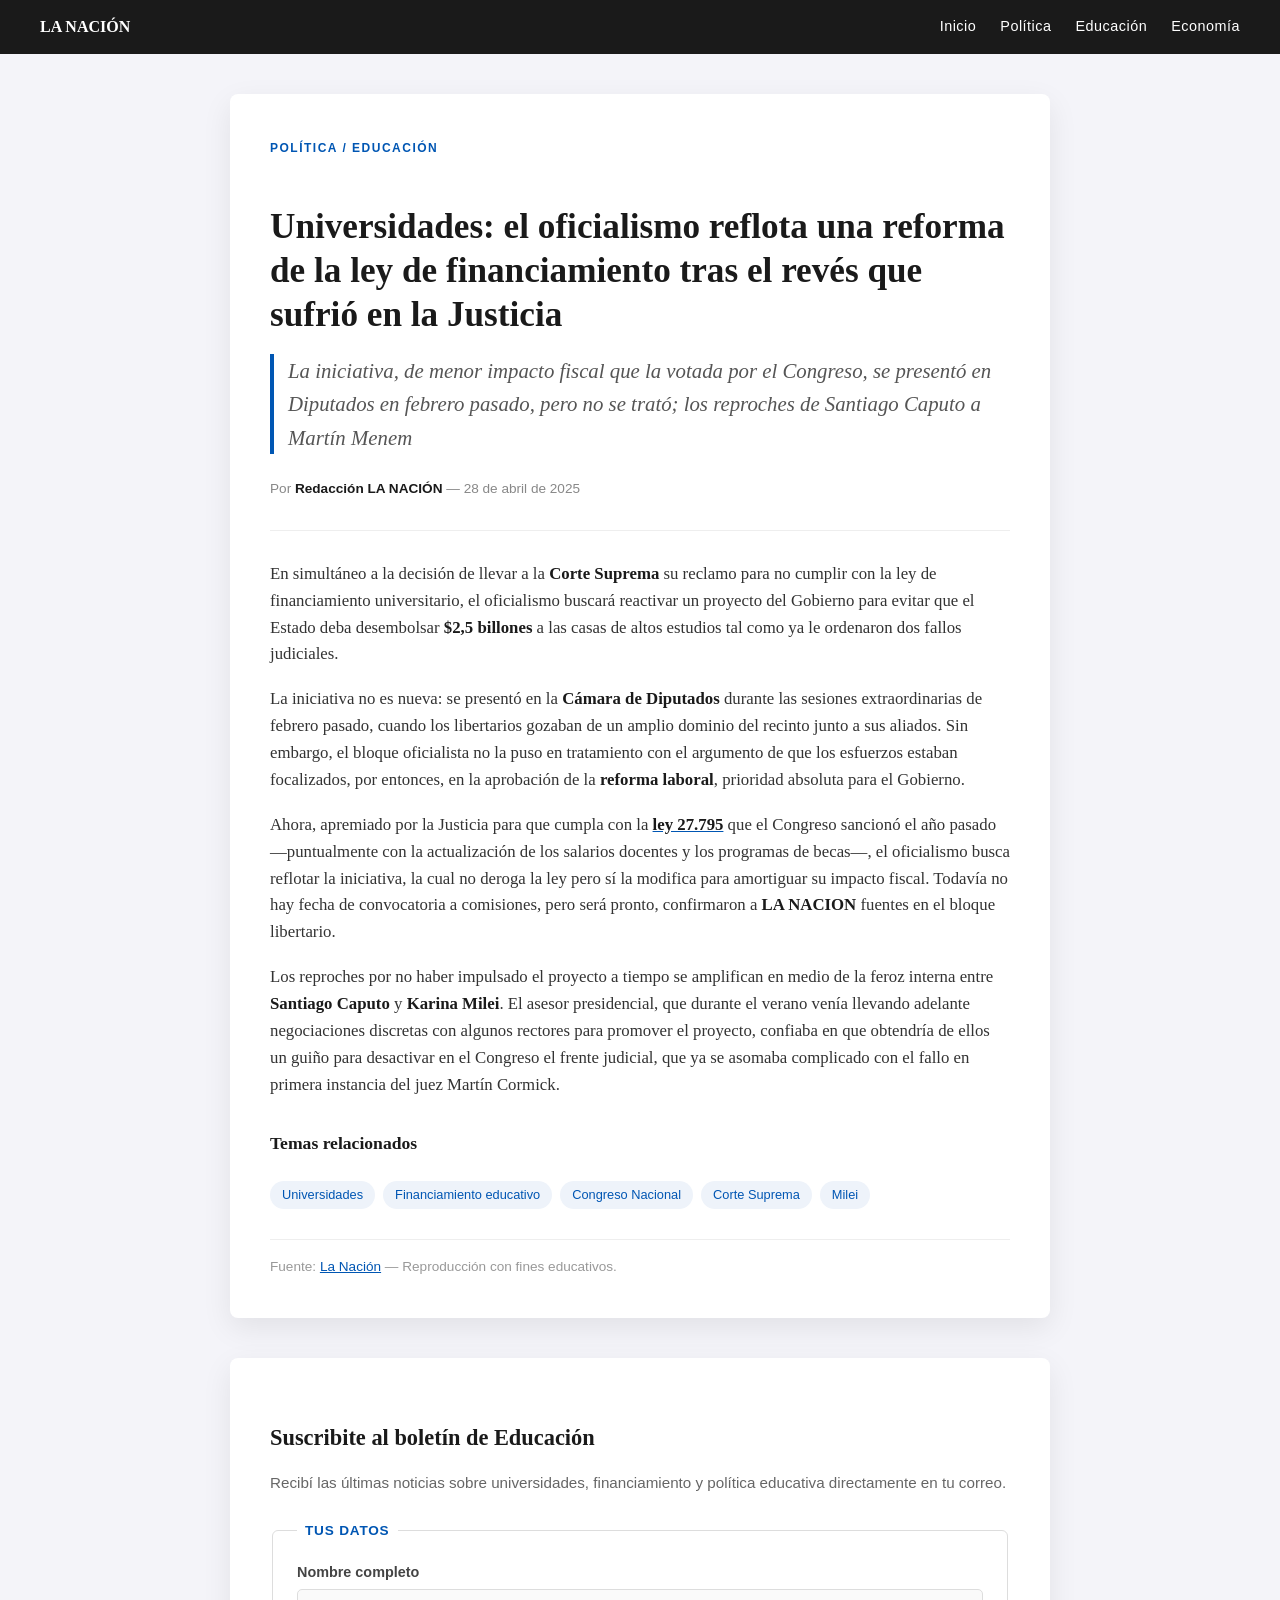
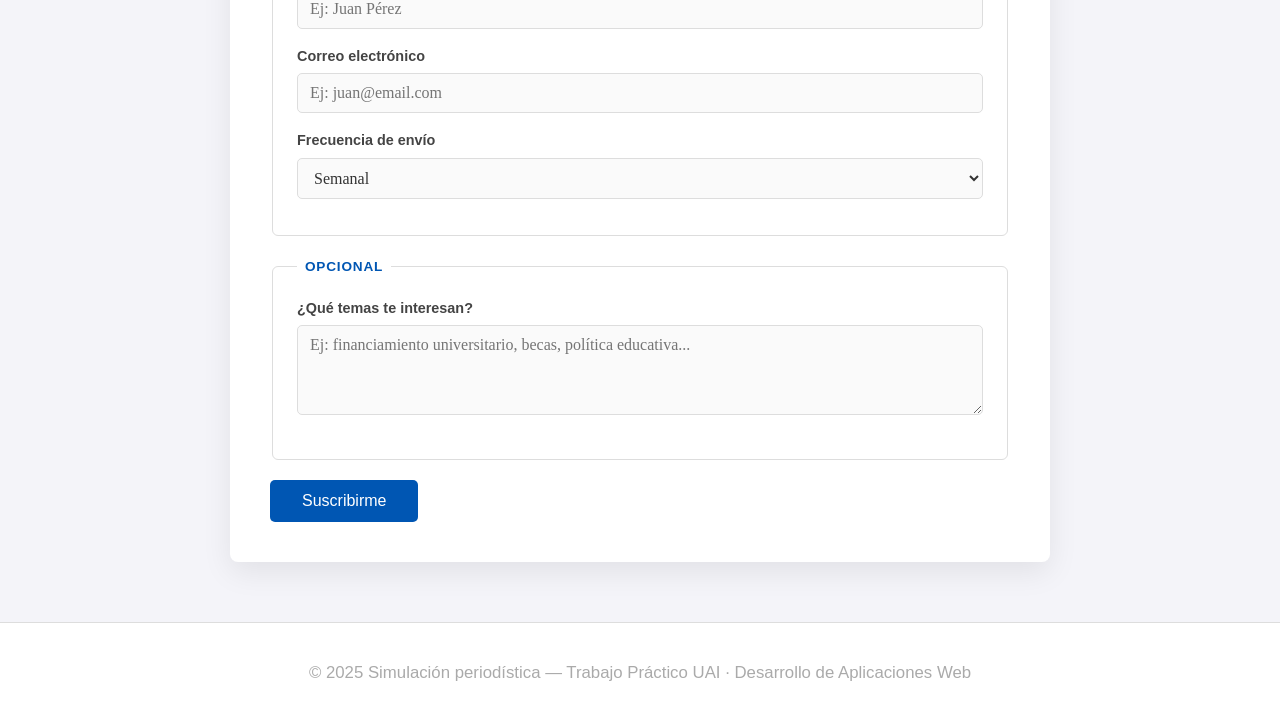
<file: index.html>
<!DOCTYPE html>
<html lang="es">
<head>
    <meta charset="UTF-8">
    <meta name="viewport" content="width=device-width, initial-scale=1.0">
    <title>Universidades y Financiamiento - Actividad 03</title>
    <style>
        :root {
            --primary-color: #1a1a1a;
            --accent-color: #0056b3;
            --text-color: #333;
            --bg-color: #f4f4f9;
            --border-color: #ddd;
        }

        body {
            font-family: 'Georgia', serif;
            line-height: 1.6;
            color: var(--text-color);
            background-color: var(--bg-color);
            margin: 0;
            padding: 0;
        }

        nav {
            background-color: var(--primary-color);
            padding: 14px 40px;
            display: flex;
            align-items: center;
            gap: 24px;
        }

        nav a {
            color: #fff;
            text-decoration: none;
            font-family: Arial, sans-serif;
            font-size: 0.9rem;
            letter-spacing: 0.5px;
        }

        nav a:hover {
            text-decoration: underline;
        }

        nav .nav-brand {
            font-weight: bold;
            font-size: 1rem;
            color: #fff;
            margin-right: auto;
        }

        main {
            max-width: 820px;
            margin: 40px auto;
            padding: 0 20px;
        }

        article {
            background: #fff;
            padding: 40px;
            box-shadow: 0 10px 30px rgba(0, 0, 0, 0.08);
            border-radius: 8px;
            margin-bottom: 40px;
        }

        article section {
            margin-bottom: 30px;
        }

        h1 {
            font-size: 2.2rem;
            color: var(--primary-color);
            margin-bottom: 16px;
            line-height: 1.25;
        }

        h2 {
            font-size: 1.3rem;
            color: #555;
            font-weight: 400;
            margin-bottom: 24px;
            border-left: 4px solid var(--accent-color);
            padding-left: 14px;
            font-style: italic;
        }

        h3 {
            font-size: 1.1rem;
            color: var(--primary-color);
            margin-bottom: 10px;
        }

        p {
            margin-bottom: 18px;
            font-size: 1.05rem;
        }

        .category {
            display: inline-block;          /* en línea con comportamiento de bloque */
            text-transform: uppercase;
            font-size: 0.75rem;
            font-weight: bold;
            color: var(--accent-color);
            letter-spacing: 1.5px;
            margin-bottom: 12px;
            font-family: Arial, sans-serif;
        }

        .author-meta {
            font-family: Arial, sans-serif;
            font-size: 0.85rem;
            color: #888;
            margin-bottom: 24px;
        }

        strong {
            color: var(--primary-color);
        }

        a {
            color: var(--accent-color);
        }

        hr {
            border: 0;
            height: 1px;
            background: #eee;
            margin: 30px 0;
        }

        .tags {
            margin-top: 24px;
            padding: 0;
            list-style: none;
            display: flex;
            flex-wrap: wrap;
            gap: 8px;
        }

        .tags li {
            background: #eef3fa;
            color: var(--accent-color);
            padding: 4px 12px;
            border-radius: 20px;
            font-family: Arial, sans-serif;
            font-size: 0.8rem;
        }

        article footer {
            font-family: Arial, sans-serif;
            font-size: 0.85rem;
            color: #999;
            border-top: 1px solid #eee;
            padding-top: 16px;
            margin-top: 10px;
        }

        section.subscription {
            background: #fff;
            padding: 40px;
            box-shadow: 0 10px 30px rgba(0, 0, 0, 0.08);
            border-radius: 8px;
            margin-bottom: 60px;
        }

        section.subscription h3 {
            font-size: 1.4rem;
            color: var(--primary-color);
            margin-bottom: 6px;
        }

        section.subscription p.intro {
            font-family: Arial, sans-serif;
            font-size: 0.95rem;
            color: #666;
            margin-bottom: 24px;
        }

        fieldset {
            border: 1px solid var(--border-color);
            border-radius: 6px;
            padding: 20px 24px;
            margin-bottom: 20px;
        }

        legend {
            font-family: Arial, sans-serif;
            font-size: 0.85rem;
            font-weight: bold;
            color: var(--accent-color);
            text-transform: uppercase;
            letter-spacing: 0.8px;
            padding: 0 8px;
        }

        .form-group {
            margin-bottom: 16px;
        }

        label {
            display: block;
            font-family: Arial, sans-serif;
            font-size: 0.9rem;
            font-weight: bold;
            color: #444;
            margin-bottom: 5px;
        }

        input[type="text"],
        input[type="email"],
        select,
        textarea {
            width: 100%;
            padding: 10px 12px;
            border: 1px solid var(--border-color);
            border-radius: 5px;
            font-family: 'Georgia', serif;
            font-size: 1rem;
            color: var(--text-color);
            background: #fafafa;
            box-sizing: border-box;
            transition: border-color 0.2s;
        }

        input:focus,
        select:focus,
        textarea:focus {
            outline: none;
            border-color: var(--accent-color);
            background: #fff;
        }

        textarea {
            resize: vertical;
            min-height: 90px;
        }

        button[type="submit"] {
            background-color: var(--accent-color);
            color: #fff;
            border: none;
            padding: 12px 32px;
            font-family: Arial, sans-serif;
            font-size: 1rem;
            border-radius: 5px;
            cursor: pointer;
            transition: background-color 0.2s;
        }

        button[type="submit"]:hover {
            background-color: #003d80;
        }

        body > footer {
            text-align: center;
            font-family: Arial, sans-serif;
            font-size: 0.8rem;
            color: #aaa;
            padding: 20px;
            border-top: 1px solid #ddd;
            background: #fff;
        }
    </style>
</head>
<body>

    <nav>
        <span class="nav-brand">LA NACIÓN</span>
        <a href="#">Inicio</a>
        <a href="#">Política</a>
        <a href="#">Educación</a>
        <a href="#">Economía</a>
    </nav>

    <main>

        <article>

            <section>
                <span class="category">Política / Educación</span>

                <h1>Universidades: el oficialismo reflota una reforma de la ley de financiamiento tras el revés que sufrió en la Justicia</h1>

                <h2>La iniciativa, de menor impacto fiscal que la votada por el Congreso, se presentó en Diputados en febrero pasado, pero no se trató; los reproches de Santiago Caputo a Martín Menem</h2>

                <p class="author-meta">
                    Por <strong>Redacción LA NACIÓN</strong> &mdash;
                    <span>28 de abril de 2025</span>
                </p>
            </section>

            <hr>

            <section>
                <p>
                    En simultáneo a la decisión de llevar a la <strong>Corte Suprema</strong> su reclamo para no cumplir con la ley de financiamiento universitario, el oficialismo buscará reactivar un proyecto del Gobierno para evitar que el Estado deba desembolsar <strong>$2,5 billones</strong> a las casas de altos estudios tal como ya le ordenaron dos fallos judiciales.
                </p>

                <p>
                    La iniciativa no es nueva: se presentó en la <strong>Cámara de Diputados</strong> durante las sesiones extraordinarias de febrero pasado, cuando los libertarios gozaban de un amplio dominio del recinto junto a sus aliados. Sin embargo, el bloque oficialista no la puso en tratamiento con el argumento de que los esfuerzos estaban focalizados, por entonces, en la aprobación de la <strong>reforma laboral</strong>, prioridad absoluta para el Gobierno.
                </p>

                <p>
                    Ahora, apremiado por la Justicia para que cumpla con la <a href="#" title="Ley de financiamiento universitario"><strong>ley 27.795</strong></a> que el Congreso sancionó el año pasado &mdash;puntualmente con la actualización de los salarios docentes y los programas de becas&mdash;, el oficialismo busca reflotar la iniciativa, la cual no deroga la ley pero sí la modifica para amortiguar su impacto fiscal. Todavía no hay fecha de convocatoria a comisiones, pero será pronto, confirmaron a <strong>LA NACION</strong> fuentes en el bloque libertario.
                </p>

                <p>
                    Los reproches por no haber impulsado el proyecto a tiempo se amplifican en medio de la feroz interna entre <strong>Santiago Caputo</strong> y <strong>Karina Milei</strong>. El asesor presidencial, que durante el verano venía llevando adelante negociaciones discretas con algunos rectores para promover el proyecto, confiaba en que obtendría de ellos un guiño para desactivar en el Congreso el frente judicial, que ya se asomaba complicado con el fallo en primera instancia del juez <span>Martín Cormick</span>.
                </p>
            </section>

            <section>
                <h3>Temas relacionados</h3>
                <ul class="tags">
                    <li>Universidades</li>
                    <li>Financiamiento educativo</li>
                    <li>Congreso Nacional</li>
                    <li>Corte Suprema</li>
                    <li>Milei</li>
                </ul>
            </section>

            <footer>
                Fuente: <a href="https://www.lanacion.com.ar" target="_blank">La Nación</a> &mdash; Reproducción con fines educativos.
            </footer>

        </article>

        <section class="subscription">
            <h3>Suscribite al boletín de Educación</h3>
            <p class="intro">
                Recibí las últimas noticias sobre universidades, financiamiento y política educativa directamente en tu correo.
            </p>

            <form action="#" method="post">

                <fieldset>
                    <legend>Tus datos</legend>

                    <div class="form-group">
                        <label for="nombre">Nombre completo</label>
                        <input type="text" id="nombre" name="nombre" placeholder="Ej: Juan Pérez" required>
                    </div>

                    <div class="form-group">
                        <label for="email">Correo electrónico</label>
                        <input type="email" id="email" name="email" placeholder="Ej: juan@email.com" required>
                    </div>

                    <div class="form-group">
                        <label for="frecuencia">Frecuencia de envío</label>
                        <select id="frecuencia" name="frecuencia">
                            <option value="diaria">Diaria</option>
                            <option value="semanal" selected>Semanal</option>
                            <option value="mensual">Mensual</option>
                        </select>
                    </div>
                </fieldset>

                <fieldset>
                    <legend>Opcional</legend>

                    <div class="form-group">
                        <label for="comentario">¿Qué temas te interesan?</label>
                        <textarea id="comentario" name="comentario" placeholder="Ej: financiamiento universitario, becas, política educativa..."></textarea>
                    </div>
                </fieldset>

                <button type="submit">Suscribirme</button>

            </form>
        </section>

    </main>

    <footer>
        <p>&copy; 2025 Simulación periodística &mdash; Trabajo Práctico UAI &middot; Desarrollo de Aplicaciones Web</p>
    </footer>

</body>
</html>
</file>
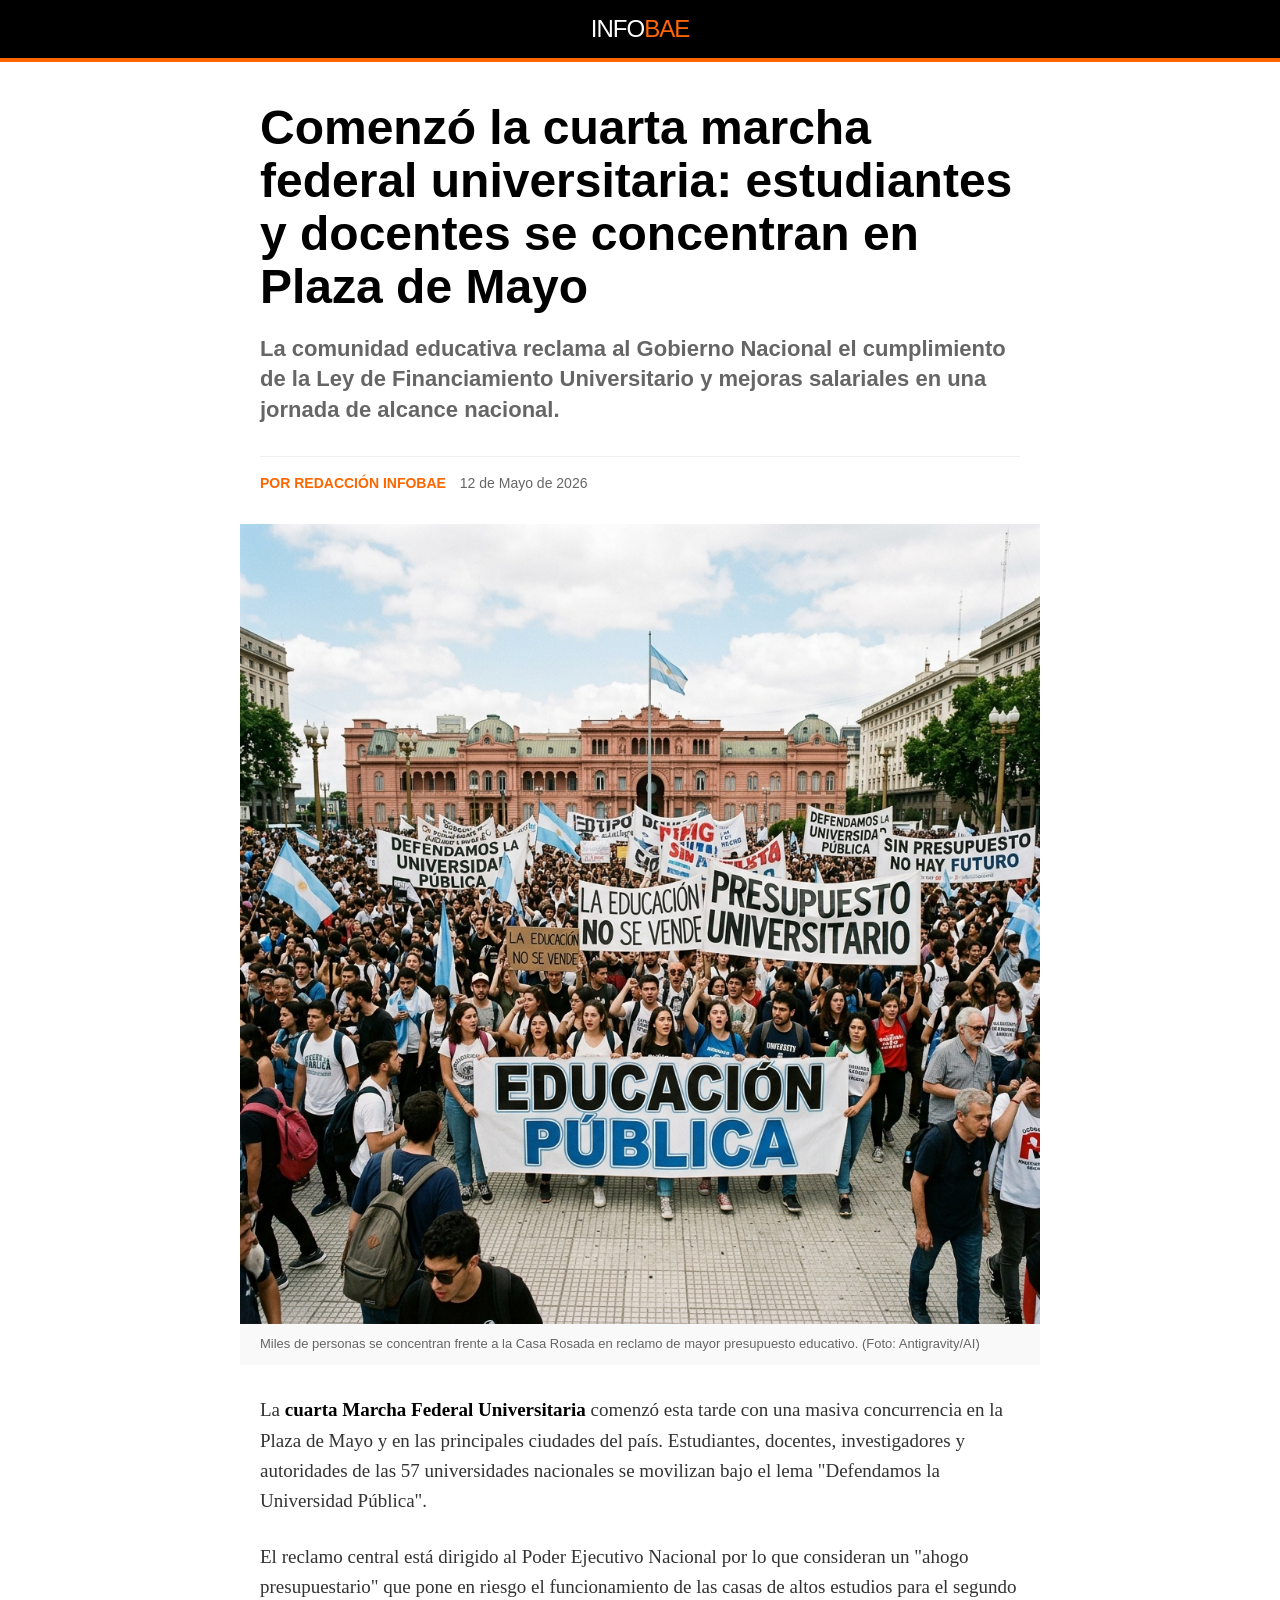
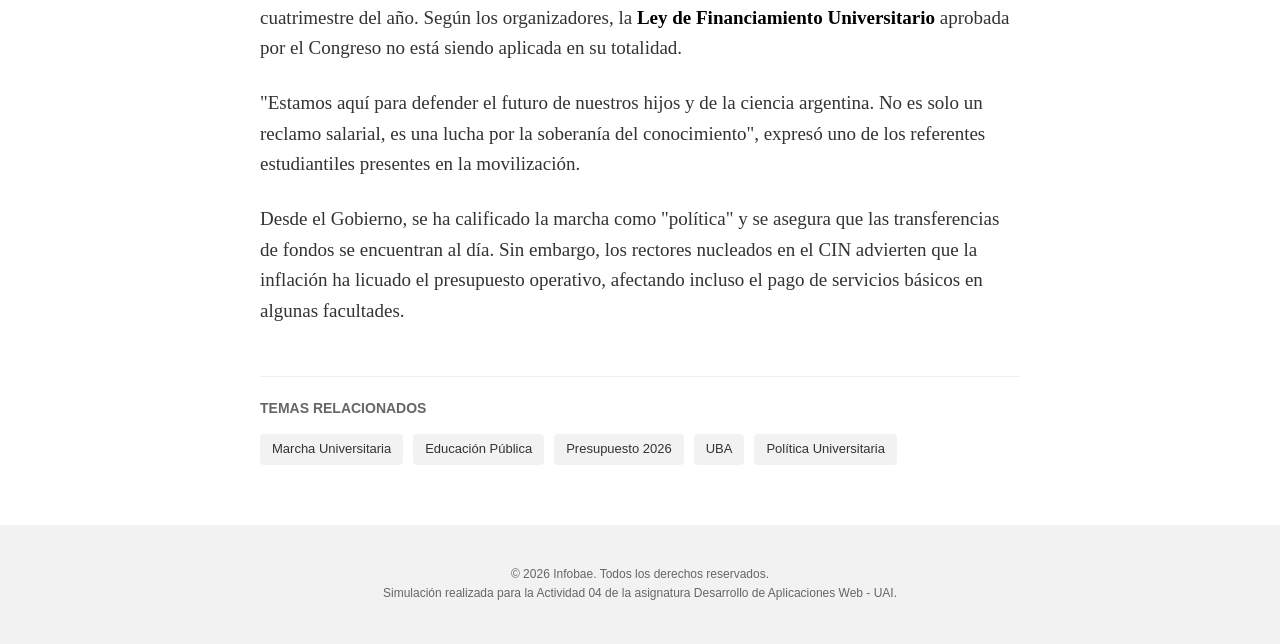
<file: noticia-infobae.html>
<!DOCTYPE html>
<html lang="es">
<head>
    <meta charset="UTF-8">
    <meta name="viewport" content="width=device-width, initial-scale=1.0">
    <title>Marcha Federal Universitaria - Infobae</title>
    <link rel="stylesheet" href="noticia-infobae.css">
</head>
<body>

    <header>
        <div id="logo-placeholder">
            INFO<span>BAE</span>
        </div>
    </header>

    <main>
        <article>
            <header class="article-header">
                <h1 class="headline">Comenzó la cuarta marcha federal universitaria: estudiantes y docentes se concentran en Plaza de Mayo</h1>
                
                <h2 class="epigraph">La comunidad educativa reclama al Gobierno Nacional el cumplimiento de la Ley de Financiamiento Universitario y mejoras salariales en una jornada de alcance nacional.</h2>

                <div class="byline">
                    <span class="author">Por Redacción Infobae</span>
                    <span class="date">12 de Mayo de 2026</span>
                </div>
            </header>

            <figure>
                <img src="marcha.png" alt="Marcha Federal Universitaria en Plaza de Mayo">
                <figcaption>Miles de personas se concentran frente a la Casa Rosada en reclamo de mayor presupuesto educativo. (Foto: Antigravity/AI)</figcaption>
            </figure>

            <section class="content">
                <p>
                    La <strong>cuarta Marcha Federal Universitaria</strong> comenzó esta tarde con una masiva concurrencia en la Plaza de Mayo y en las principales ciudades del país. Estudiantes, docentes, investigadores y autoridades de las 57 universidades nacionales se movilizan bajo el lema "Defendamos la Universidad Pública".
                </p>

                <p>
                    El reclamo central está dirigido al Poder Ejecutivo Nacional por lo que consideran un "ahogo presupuestario" que pone en riesgo el funcionamiento de las casas de altos estudios para el segundo cuatrimestre del año. Según los organizadores, la <strong>Ley de Financiamiento Universitario</strong> aprobada por el Congreso no está siendo aplicada en su totalidad.
                </p>

                <p>
                    "Estamos aquí para defender el futuro de nuestros hijos y de la ciencia argentina. No es solo un reclamo salarial, es una lucha por la soberanía del conocimiento", expresó uno de los referentes estudiantiles presentes en la movilización.
                </p>

                <p>
                    Desde el Gobierno, se ha calificado la marcha como "política" y se asegura que las transferencias de fondos se encuentran al día. Sin embargo, los rectores nucleados en el CIN advierten que la inflación ha licuado el presupuesto operativo, afectando incluso el pago de servicios básicos en algunas facultades.
                </p>
            </section>

            <section class="tags-container">
                <h3>Temas Relacionados</h3>
                <nav class="tag-list">
                    <a href="#" class="tag-item">Marcha Universitaria</a>
                    <a href="#" class="tag-item">Educación Pública</a>
                    <a href="#" class="tag-item">Presupuesto 2026</a>
                    <a href="#" class="tag-item">UBA</a>
                    <a href="#" class="tag-item">Política Universitaria</a>
                </nav>
            </section>
        </article>
    </main>

    <footer>
        <p>&copy; 2026 Infobae. Todos los derechos reservados. <br> 
           Simulación realizada para la Actividad 04 de la asignatura Desarrollo de Aplicaciones Web - UAI.</p>
    </footer>

</body>
</html>
</file>
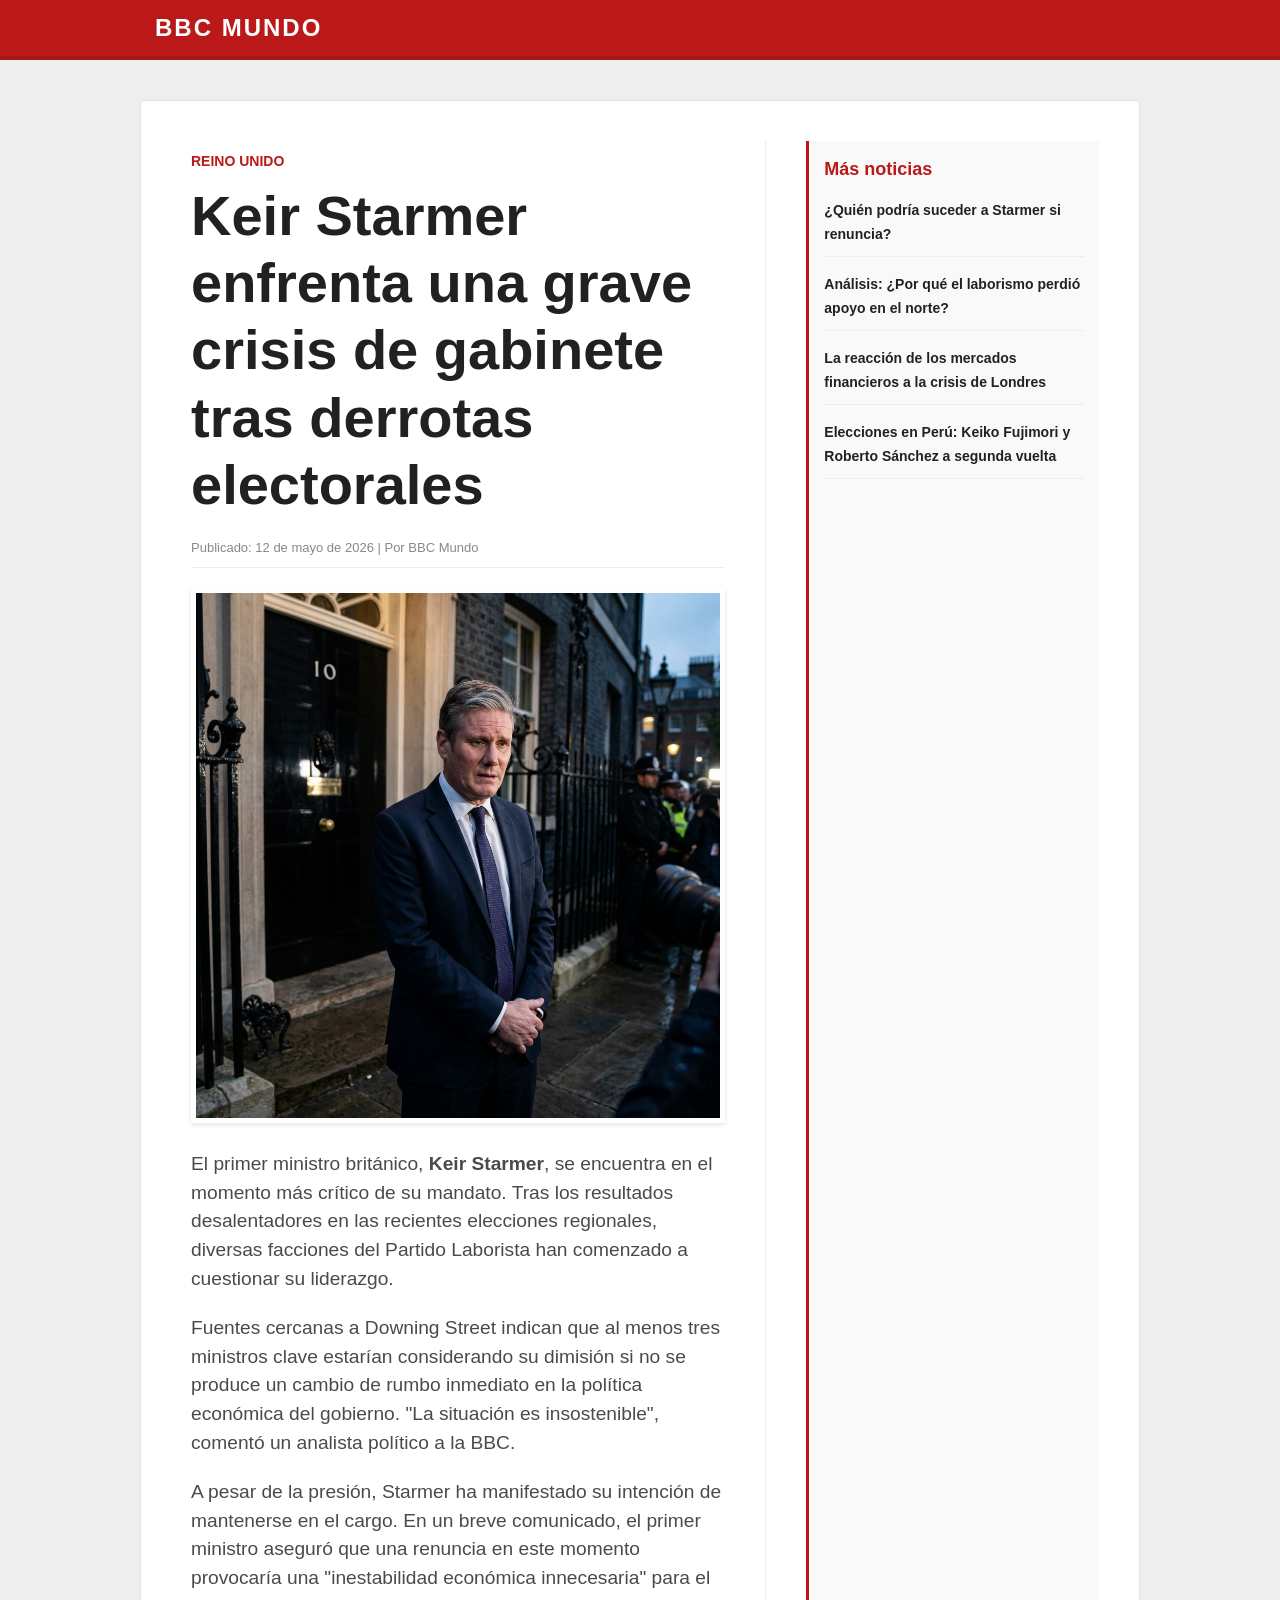
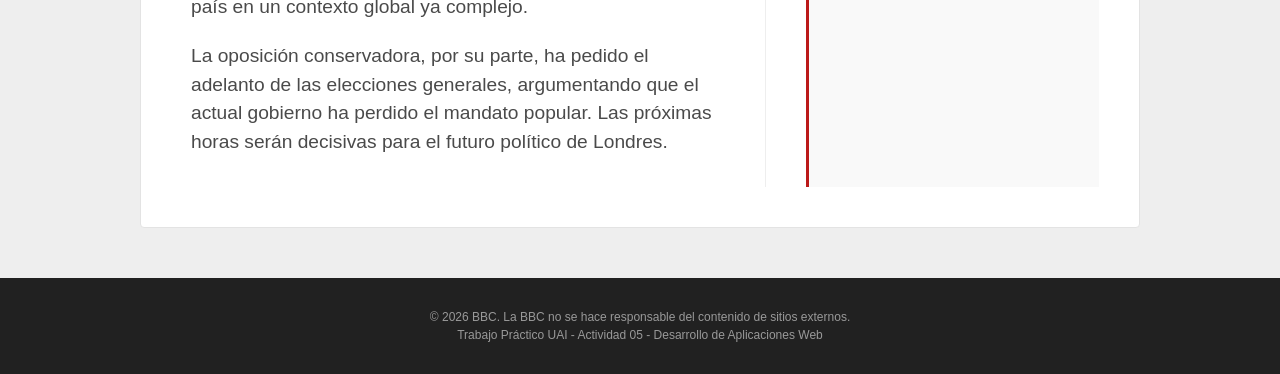
<file: noticia-responsive.html>
<!DOCTYPE html>
<html lang="es">
<head>
    <meta charset="UTF-8">
    <meta name="viewport" content="width=device-width, initial-scale=1.0">
    <title>Crisis en el Reino Unido: Keir Starmer bajo presión - BBC Mundo</title>
    <!-- Vinculación del archivo CSS externo (Requisito) -->
    <link rel="stylesheet" href="noticia-responsive.css">
</head>
<body>

    <header class="site-header">
        <div class="header-container">
            <div class="logo">BBC Mundo</div>
        </div>
    </header>

    <main class="main-layout">
        <!-- Contenido principal de la noticia -->
        <article class="news-article">
            <span class="category">Reino Unido</span>
            <h1>Keir Starmer enfrenta una grave crisis de gabinete tras derrotas electorales</h1>
            
            <div class="metadata">
                Publicado: 12 de mayo de 2026 | Por BBC Mundo
            </div>

            <img src="starmer.png" alt="Keir Starmer frente al número 10 de Downing Street" class="main-image">

            <section class="content">
                <p>
                    El primer ministro británico, <strong>Keir Starmer</strong>, se encuentra en el momento más crítico de su mandato. Tras los resultados desalentadores en las recientes elecciones regionales, diversas facciones del Partido Laborista han comenzado a cuestionar su liderazgo.
                </p>

                <p>
                    Fuentes cercanas a Downing Street indican que al menos tres ministros clave estarían considerando su dimisión si no se produce un cambio de rumbo inmediato en la política económica del gobierno. "La situación es insostenible", comentó un analista político a la BBC.
                </p>

                <p>
                    A pesar de la presión, Starmer ha manifestado su intención de mantenerse en el cargo. En un breve comunicado, el primer ministro aseguró que una renuncia en este momento provocaría una "inestabilidad económica innecesaria" para el país en un contexto global ya complejo.
                </p>

                <p>
                    La oposición conservadora, por su parte, ha pedido el adelanto de las elecciones generales, argumentando que el actual gobierno ha perdido el mandato popular. Las próximas horas serán decisivas para el futuro político de Londres.
                </p>
            </section>
        </article>

        <!-- Sidebar: Visible solo en Desktop mediante Media Queries (Requisito) -->
        <aside class="sidebar">
            <h3>Más noticias</h3>
            <ul class="related-list">
                <li class="related-item">
                    <a href="#">¿Quién podría suceder a Starmer si renuncia?</a>
                </li>
                <li class="related-item">
                    <a href="#">Análisis: ¿Por qué el laborismo perdió apoyo en el norte?</a>
                </li>
                <li class="related-item">
                    <a href="#">La reacción de los mercados financieros a la crisis de Londres</a>
                </li>
                <li class="related-item">
                    <a href="#">Elecciones en Perú: Keiko Fujimori y Roberto Sánchez a segunda vuelta</a>
                </li>
            </ul>
        </aside>
    </main>

    <footer>
        <p>&copy; 2026 BBC. La BBC no se hace responsable del contenido de sitios externos.</p>
        <p>Trabajo Práctico UAI - Actividad 05 - Desarrollo de Aplicaciones Web</p>
    </footer>

</body>
</html>
</file>
<file: noticia-infobae.css>
/* Estilos para la noticia de Infobae - Actividad 04 */

* {
    margin: 0;
    padding: 0;
    box-sizing: border-box;
}

:root {
    --infobae-orange: #ff6600;
    --infobae-black: #000000;
    --infobae-text: #333333;
    --infobae-gray: #666666;
    --infobae-bg: #ffffff;
    --container-width: 800px;
}

body {
    font-family: 'Georgia', serif;
    line-height: 1.6;
    color: var(--infobae-text);
    background-color: var(--infobae-bg);
}

/* Selector de Etiqueta (Específico para el encabezado principal) */
body > header {
    background-color: var(--infobae-black);
    padding: 10px 0;
    text-align: center;
    border-bottom: 4px solid var(--infobae-orange);
    position: sticky;
    top: 0;
    z-index: 1000;
}

.article-header {
    background-color: transparent;
    padding: 0;
    text-align: left;
    border-bottom: none;
    position: static;
    margin-bottom: 30px;
}

#logo-placeholder {
    color: white;
    font-family: 'Arial Black', sans-serif;
    font-size: 24px;
    letter-spacing: -1px;
}

#logo-placeholder span {
    color: var(--infobae-orange);
}

main {
    max-width: var(--container-width);
    margin: 40px auto;
    padding: 0 20px;
}

/* Selector de Clase */
.headline {
    font-family: 'Arial', sans-serif;
    font-size: 48px;
    font-weight: 900;
    line-height: 1.1;
    color: var(--infobae-black);
    margin-bottom: 20px;
}

.epigraph {
    font-family: 'Arial', sans-serif;
    font-size: 22px;
    color: var(--infobae-gray);
    margin-bottom: 30px;
    line-height: 1.4;
}

.byline {
    font-family: 'Arial', sans-serif;
    font-size: 14px;
    color: var(--infobae-black);
    margin-bottom: 20px;
    border-top: 1px solid #eee;
    padding-top: 15px;
}

.author {
    font-weight: bold;
    text-transform: uppercase;
    color: var(--infobae-orange);
}

.date {
    color: var(--infobae-gray);
    margin-left: 10px;
}

article figure {
    margin: 0 -20px 30px -20px; 
}

article img {
    width: 100%;
    height: auto;
    display: block;
}

article figcaption {
    font-family: 'Arial', sans-serif;
    font-size: 13px;
    color: var(--infobae-gray);
    padding: 10px 20px;
    background-color: #f9f9f9;
}

/* Cuerpo de la noticia */
.content p {
    margin-bottom: 25px;
    font-size: 19px;
}

.content strong {
    color: var(--infobae-black);
}

.tags-container {
    margin-top: 50px;
    padding-top: 20px;
    border-top: 1px solid #eee;
}

.tags-container h3 {
    font-family: 'Arial', sans-serif;
    font-size: 14px;
    text-transform: uppercase;
    color: var(--infobae-gray);
    margin-bottom: 15px;
}

.tag-list {
    list-style: none;
    display: flex;
    flex-wrap: wrap;
    gap: 10px;
}

.tag-item {
    background-color: #f2f2f2;
    padding: 5px 12px;
    border-radius: 4px;
    font-family: 'Arial', sans-serif;
    font-size: 13px;
    color: var(--infobae-text);
    text-decoration: none;
    transition: background-color 0.2s;
}

.tag-item:hover {
    background-color: #e0e0e0;
}

footer {
    background-color: #f2f2f2;
    padding: 40px 20px;
    text-align: center;
    font-family: 'Arial', sans-serif;
    font-size: 12px;
    color: var(--infobae-gray);
    margin-top: 60px;
}

@media (max-width: 600px) {
    .headline {
        font-size: 32px;
    }
    
    .epigraph {
        font-size: 18px;
    }
}
</file>
<file: noticia-responsive.css>
/* Estilos Responsive para BBC Mundo - Actividad 05 */

/* Reseteo y Box Model */
* {
    margin: 0;
    padding: 0;
    box-sizing: border-box; /* Requisito: Box Model */
}

:root {
    --bbc-red: #bb1919;
    --bbc-black: #212121;
    --bbc-text: #4a4a4a;
    --bbc-bg: #ffffff;
    --max-content-width: 1000px;
}

body {
    font-family: 'Arial', sans-serif;
    background-color: #f6f6f6;
    color: var(--bbc-text);
    line-height: 1.5;
}

/* Header */
.site-header {
    background-color: var(--bbc-red);
    color: white;
    padding: 10px 0;
    border-bottom: 4px solid rgba(0,0,0,0.1);
}

.header-container {
    max-width: var(--max-content-width);
    margin: 0 auto;
    padding: 0 15px;
    display: flex;
    align-items: center;
}

.logo {
    font-size: 24px;
    font-weight: bold;
    text-transform: uppercase;
    letter-spacing: 2px;
}

/* Layout Principal */
.main-layout {
    display: grid;
    grid-template-columns: 1fr; /* Mobile default */
    gap: 20px;
    max-width: var(--max-content-width);
    margin: 20px auto;
    background-color: var(--bbc-bg);
    padding: 20px;
    border: 1px solid #e3e3e3;
}

/* Article Styling */
.news-article {
    padding: 10px;
}

.category {
    color: var(--bbc-red);
    font-weight: bold;
    font-size: 14px;
    text-transform: uppercase;
    margin-bottom: 10px;
    display: block;
}

h1 {
    font-size: 2.2rem;
    color: var(--bbc-black);
    margin-bottom: 20px;
    line-height: 1.2;
}

.metadata {
    font-size: 13px;
    color: #888;
    margin-bottom: 20px;
    border-bottom: 1px solid #eee;
    padding-bottom: 10px;
}

.main-image {
    width: 100%;
    height: auto;
    border: 5px solid #fff;
    box-shadow: 0 2px 5px rgba(0,0,0,0.1);
    margin-bottom: 20px;
}

.content p {
    margin-bottom: 20px;
    font-size: 1.1rem;
}

/* Sidebar (Hidden in Mobile) */
.sidebar {
    display: none;
    padding: 15px;
    background-color: #f9f9f9;
    border-left: 3px solid var(--bbc-red);
}

.sidebar h3 {
    font-size: 18px;
    margin-bottom: 15px;
    color: var(--bbc-red);
}

.related-list {
    list-style: none;
}

.related-item {
    margin-bottom: 15px;
    padding-bottom: 10px;
    border-bottom: 1px solid #eee;
}

.related-item a {
    text-decoration: none;
    color: var(--bbc-black);
    font-weight: bold;
    font-size: 14px;
}

/* --- MEDIA QUERIES (Requisito) --- */

/* Tablet: 600px - 1024px */
@media screen and (min-width: 600px) {
    body {
        background-color: #eee;
    }

    .main-layout {
        padding: 40px;
        margin: 40px auto;
        border-radius: 4px;
    }

    h1 {
        font-size: 2.8rem;
    }

    .content p {
        font-size: 1.2rem;
    }
}

/* Desktop: > 1024px */
@media screen and (min-width: 1024px) {
    .main-layout {
        grid-template-columns: 2fr 1fr; /* Layout de dos columnas */
        gap: 40px;
    }

    .sidebar {
        display: block; /* Aparece el sidebar en escritorio */
    }

    .news-article {
        border-right: 1px solid #eee;
        padding-right: 40px;
    }

    h1 {
        font-size: 3.5rem;
    }
}

footer {
    text-align: center;
    padding: 30px;
    background-color: var(--bbc-black);
    color: #999;
    font-size: 12px;
    margin-top: 50px;
}
</file>
